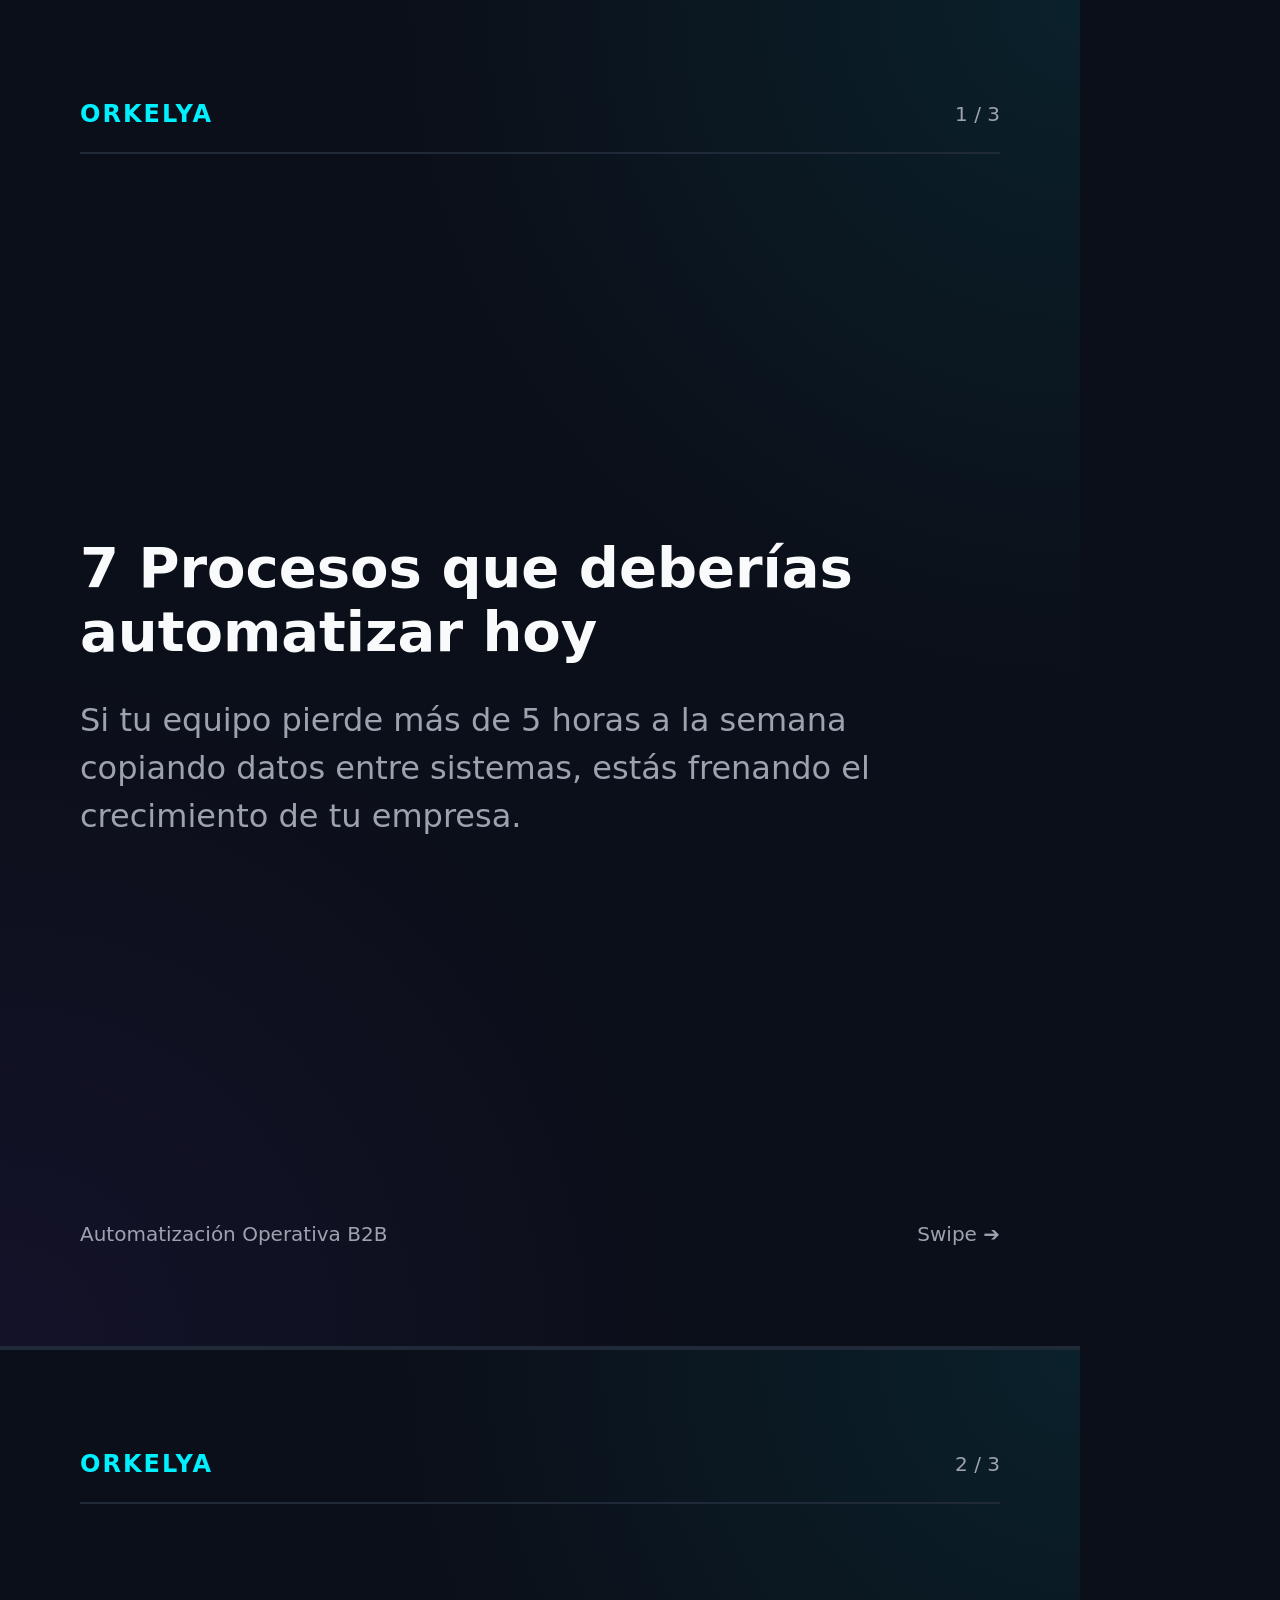
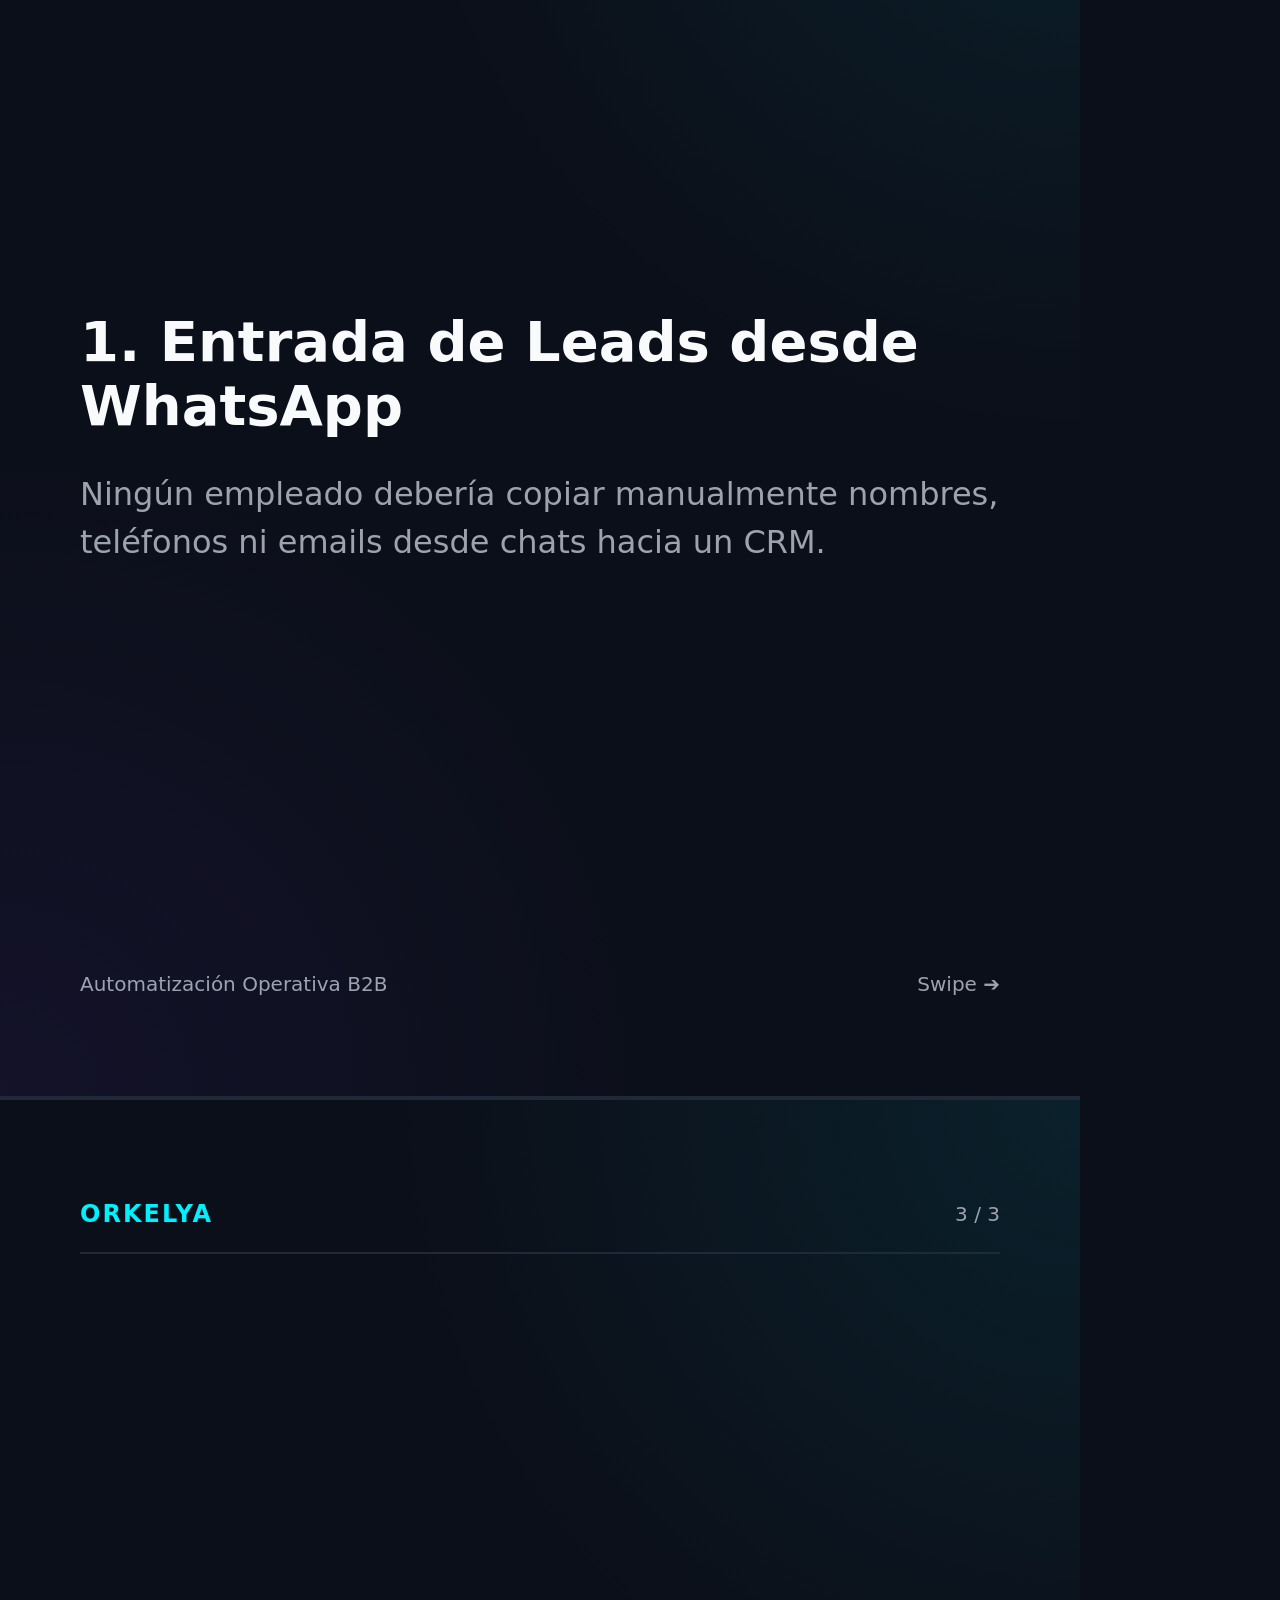
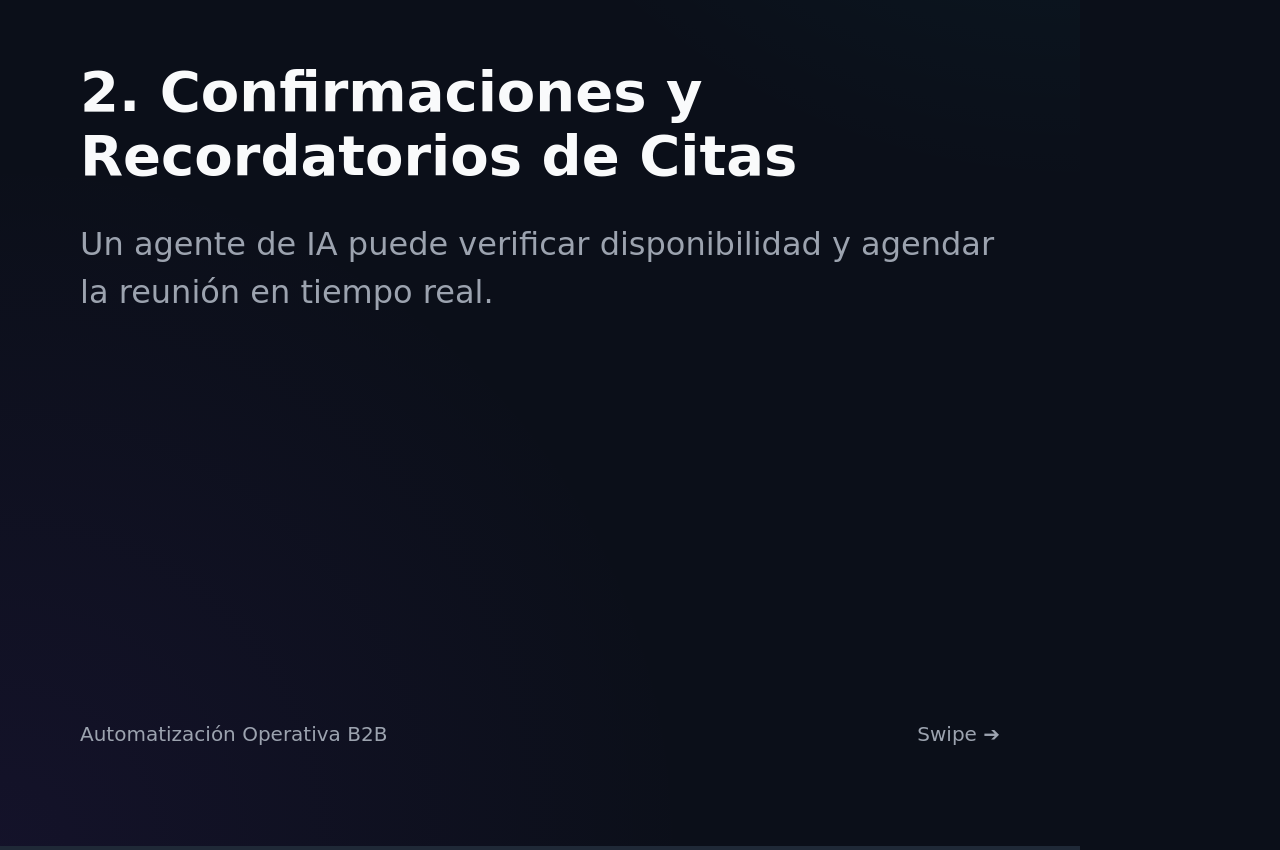
<file: output/test_carousel.html>
<!DOCTYPE html>
        <html>
        <head>
            <meta charset="utf-8">
            <style>
                body {
                    margin: 0;
                    padding: 0;
                    background-color: #0B0F19;
                    font-family: 'Inter', system-ui, -apple-system, sans-serif;
                    color: #F9FAFB;
                }
                .slide {
                    width: 1080px;
                    height: 1350px;
                    box-sizing: border-box;
                    padding: 100px 80px;
                    display: flex;
                    flex-direction: column;
                    justify-content: space-between;
                    background: radial-gradient(circle at top right, rgba(0, 240, 255, 0.08), transparent 40%),
                                radial-gradient(circle at bottom left, rgba(124, 58, 237, 0.08), transparent 40%),
                                #0B0F19;
                    border-bottom: 4px solid #1F2937;
                    page-break-after: always;
                }
                .header {
                    display: flex;
                    justify-content: space-between;
                    align-items: center;
                    border-bottom: 2px solid #1F2937;
                    padding-bottom: 24px;
                }
                .brand {
                    font-size: 24px;
                    font-weight: 800;
                    color: #00F0FF;
                    letter-spacing: 2px;
                }
                .slide-num {
                    font-size: 20px;
                    color: #9CA3AF;
                }
                .content {
                    margin: auto 0;
                }
                .slide-title {
                    font-size: 56px;
                    font-weight: 800;
                    line-height: 1.15;
                    margin-bottom: 32px;
                    color: #F9FAFB;
                }
                .slide-body {
                    font-size: 32px;
                    line-height: 1.5;
                    color: #9CA3AF;
                }
                .footer {
                    display: flex;
                    justify-content: space-between;
                    color: #9CA3AF;
                    font-size: 20px;
                }
            </style>
        </head>
        <body>
        
            <div class="slide">
                <div class="header">
                    <div class="brand">ORKELYA</div>
                    <div class="slide-num">1 / 3</div>
                </div>
                <div class="content">
                    <div class="slide-title">7 Procesos que deberías automatizar hoy</div>
                    <div class="slide-body">Si tu equipo pierde más de 5 horas a la semana copiando datos entre sistemas, estás frenando el crecimiento de tu empresa.</div>
                </div>
                <div class="footer">
                    <div>Automatización Operativa B2B</div>
                    <div>Swipe ➔</div>
                </div>
            </div>
            
            <div class="slide">
                <div class="header">
                    <div class="brand">ORKELYA</div>
                    <div class="slide-num">2 / 3</div>
                </div>
                <div class="content">
                    <div class="slide-title">1. Entrada de Leads desde WhatsApp</div>
                    <div class="slide-body">Ningún empleado debería copiar manualmente nombres, teléfonos ni emails desde chats hacia un CRM.</div>
                </div>
                <div class="footer">
                    <div>Automatización Operativa B2B</div>
                    <div>Swipe ➔</div>
                </div>
            </div>
            
            <div class="slide">
                <div class="header">
                    <div class="brand">ORKELYA</div>
                    <div class="slide-num">3 / 3</div>
                </div>
                <div class="content">
                    <div class="slide-title">2. Confirmaciones y Recordatorios de Citas</div>
                    <div class="slide-body">Un agente de IA puede verificar disponibilidad y agendar la reunión en tiempo real.</div>
                </div>
                <div class="footer">
                    <div>Automatización Operativa B2B</div>
                    <div>Swipe ➔</div>
                </div>
            </div>
            </body></html>
</file>
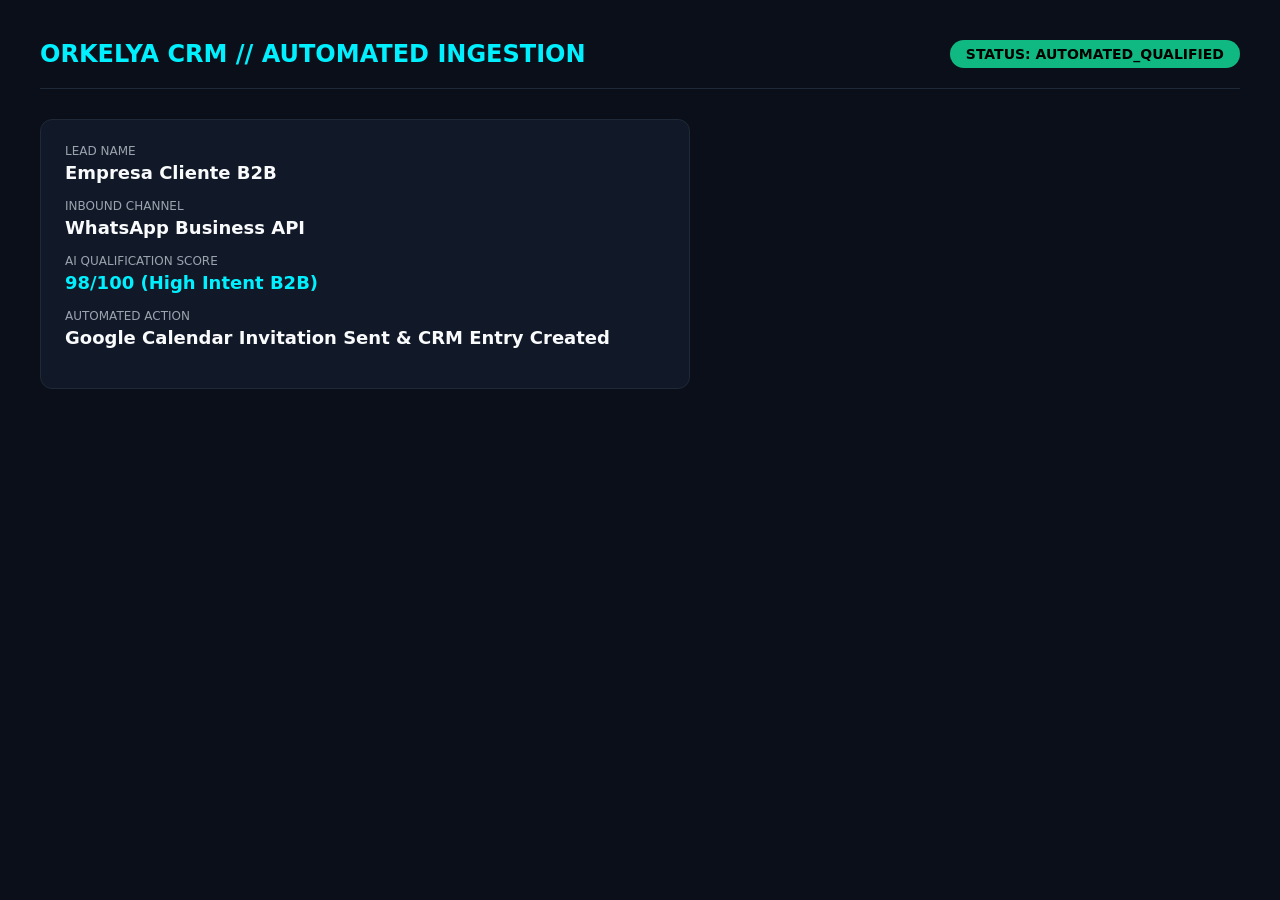
<file: output/assets/0ef8f139-fce2-4ec6-8010-e74ffeb1b417/crm_demo.html>
<!DOCTYPE html>
        <html>
        <head>
            <meta charset="utf-8">
            <title>Orkelya Synthetic CRM Demo</title>
            <style>
                body {
                    margin: 0;
                    background-color: #0B0F19;
                    color: #F9FAFB;
                    font-family: 'Inter', system-ui, sans-serif;
                    padding: 40px;
                }
                .navbar {
                    display: flex;
                    justify-content: space-between;
                    align-items: center;
                    padding-bottom: 20px;
                    border-bottom: 1px solid #1F2937;
                    margin-bottom: 30px;
                }
                .badge {
                    background: #10B981;
                    color: #000;
                    padding: 6px 16px;
                    border-radius: 20px;
                    font-weight: 700;
                    font-size: 14px;
                }
                .card {
                    background: #111827;
                    border: 1px solid #1F2937;
                    border-radius: 12px;
                    padding: 24px;
                    max-width: 600px;
                }
                .field {
                    margin-bottom: 16px;
                }
                .label {
                    color: #9CA3AF;
                    font-size: 12px;
                    text-transform: uppercase;
                    margin-bottom: 4px;
                }
                .val {
                    font-size: 18px;
                    font-weight: 600;
                }
            </style>
        </head>
        <body>
            <div class="navbar">
                <h2 style="color: #00F0FF; margin: 0;">ORKELYA CRM // AUTOMATED INGESTION</h2>
                <div class="badge">STATUS: AUTOMATED_QUALIFIED</div>
            </div>
            <div class="card">
                <div class="field">
                    <div class="label">Lead Name</div>
                    <div class="val">Empresa Cliente B2B</div>
                </div>
                <div class="field">
                    <div class="label">Inbound Channel</div>
                    <div class="val">WhatsApp Business API</div>
                </div>
                <div class="field">
                    <div class="label">AI Qualification Score</div>
                    <div class="val" style="color: #00F0FF;">98/100 (High Intent B2B)</div>
                </div>
                <div class="field">
                    <div class="label">Automated Action</div>
                    <div class="val">Google Calendar Invitation Sent & CRM Entry Created</div>
                </div>
            </div>
        </body>
        </html>
</file>
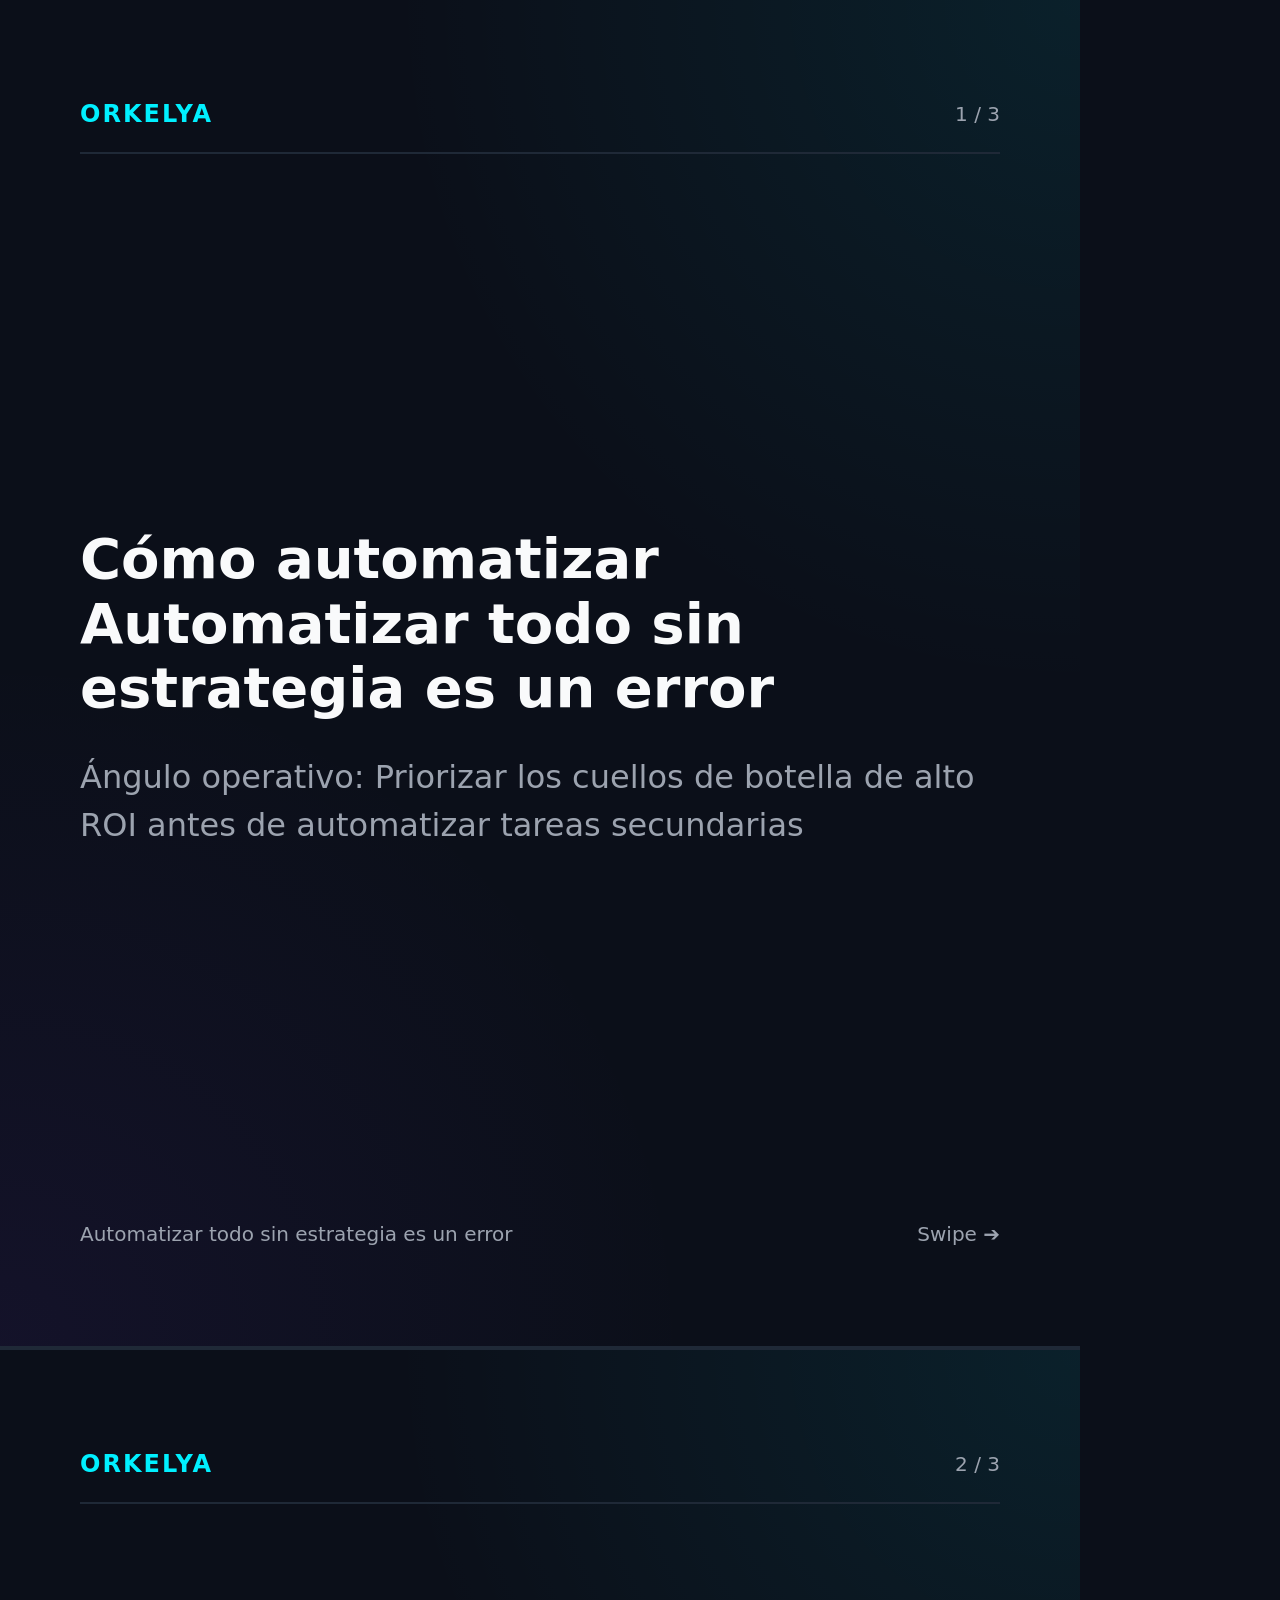
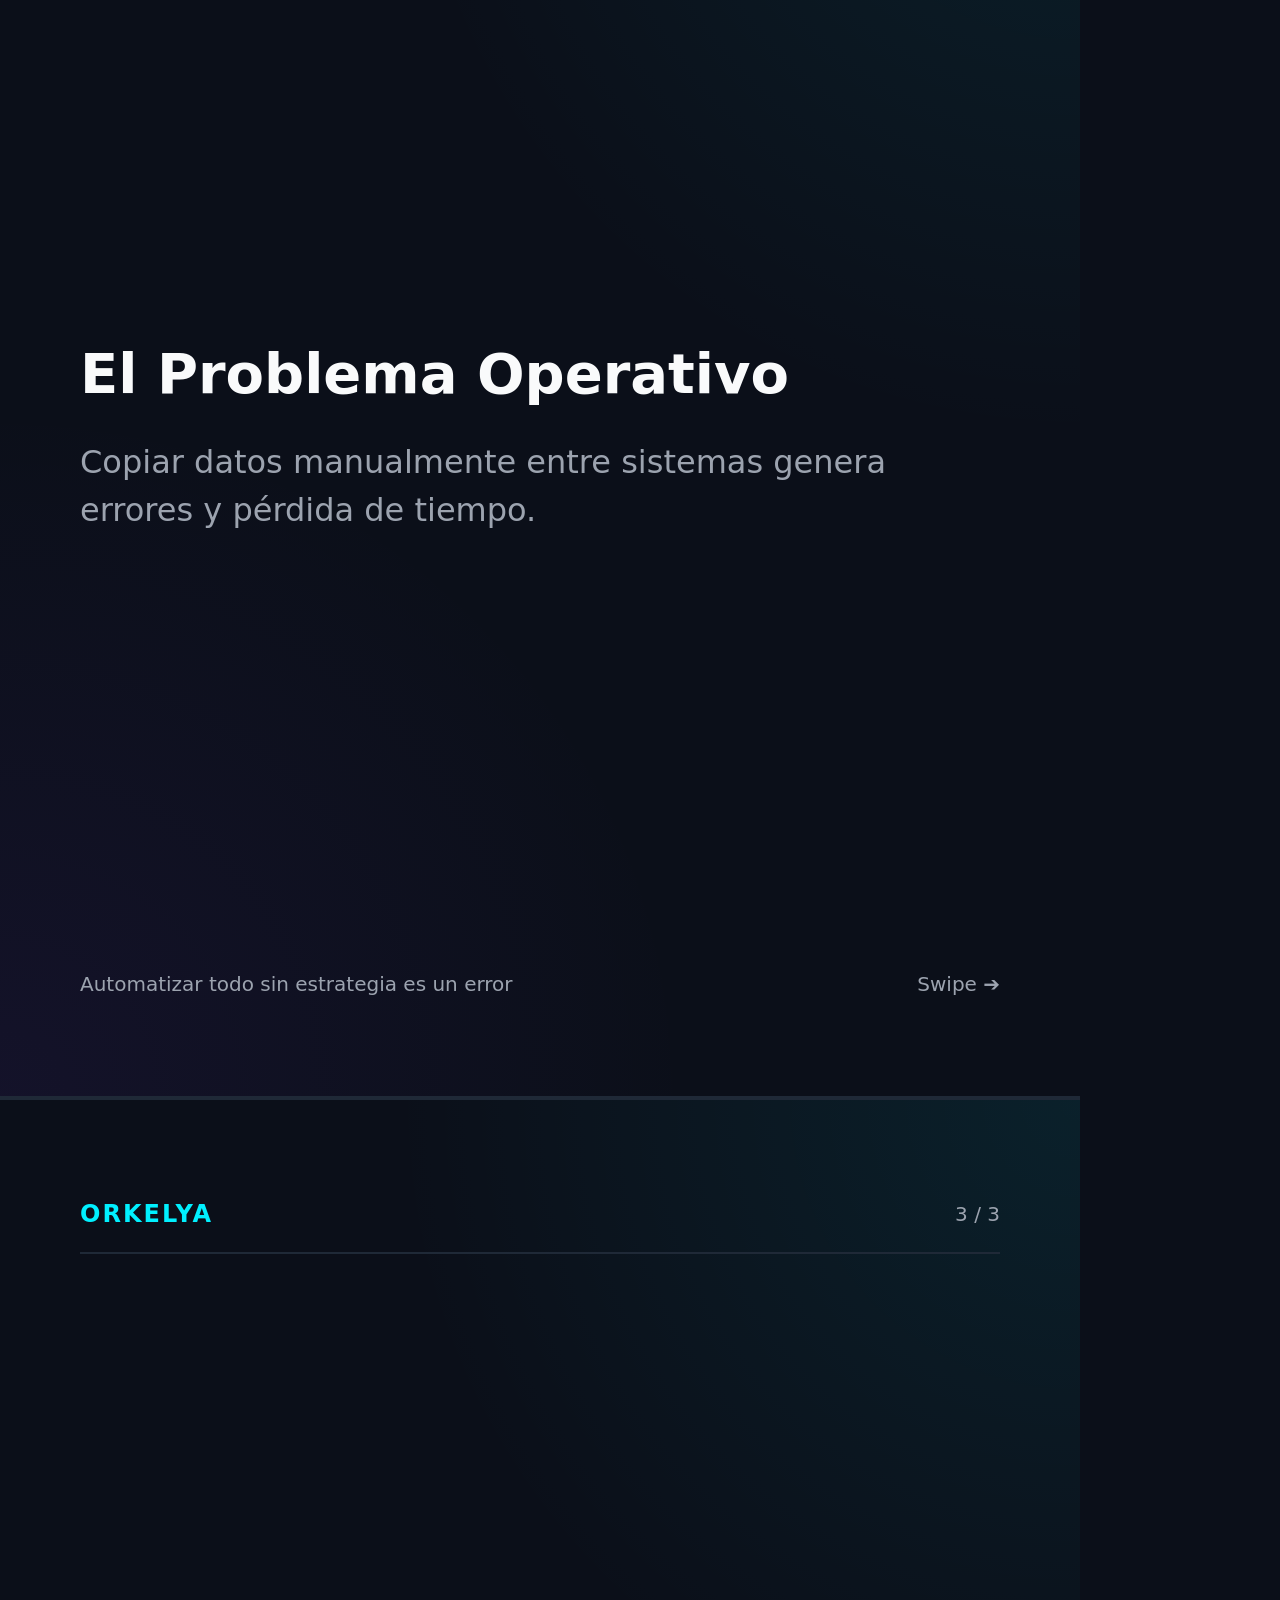
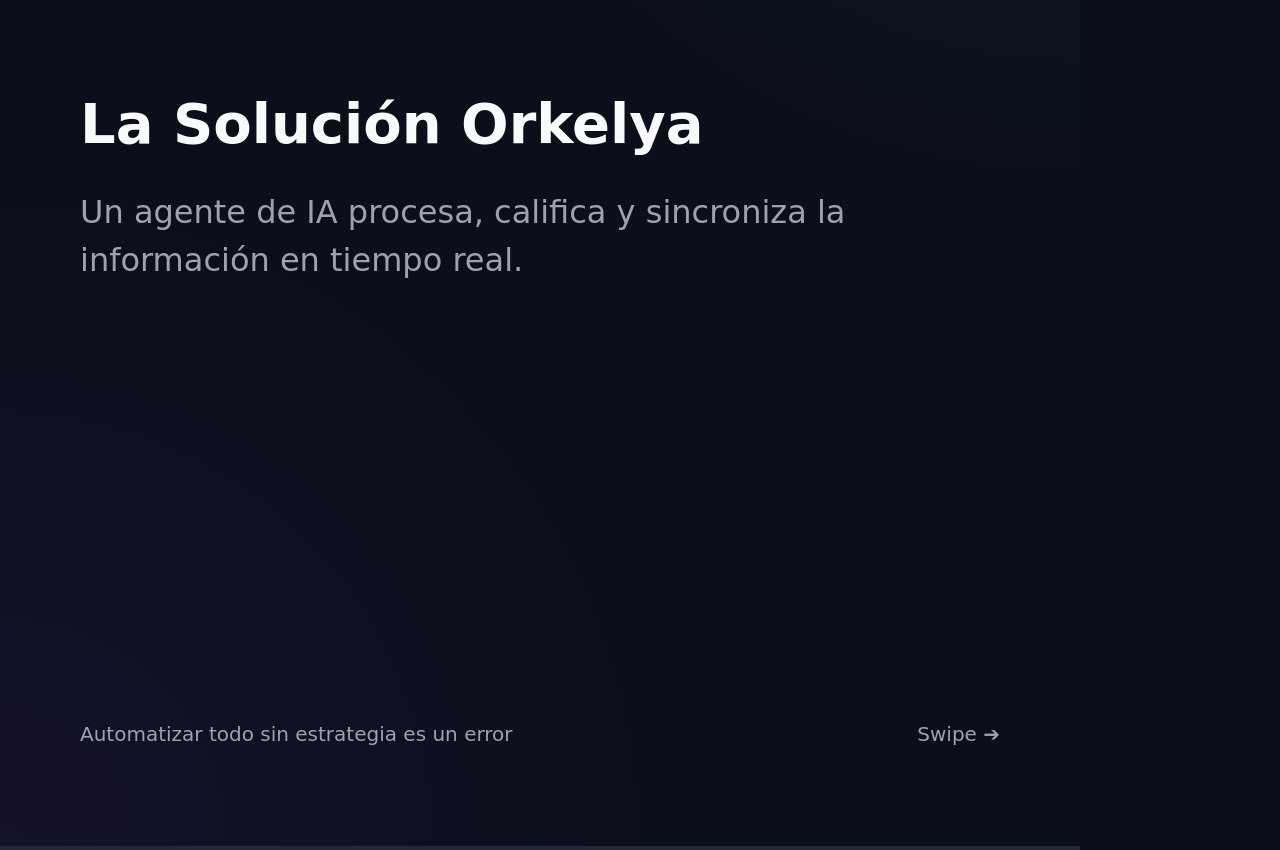
<file: output/assets/1697aa7f-db2f-472b-97a5-060486a57e58/carousel.html>
<!DOCTYPE html>
        <html>
        <head>
            <meta charset="utf-8">
            <style>
                body {
                    margin: 0;
                    padding: 0;
                    background-color: #0B0F19;
                    font-family: 'Inter', system-ui, -apple-system, sans-serif;
                    color: #F9FAFB;
                }
                .slide {
                    width: 1080px;
                    height: 1350px;
                    box-sizing: border-box;
                    padding: 100px 80px;
                    display: flex;
                    flex-direction: column;
                    justify-content: space-between;
                    background: radial-gradient(circle at top right, rgba(0, 240, 255, 0.08), transparent 40%),
                                radial-gradient(circle at bottom left, rgba(124, 58, 237, 0.08), transparent 40%),
                                #0B0F19;
                    border-bottom: 4px solid #1F2937;
                    page-break-after: always;
                }
                .header {
                    display: flex;
                    justify-content: space-between;
                    align-items: center;
                    border-bottom: 2px solid #1F2937;
                    padding-bottom: 24px;
                }
                .brand {
                    font-size: 24px;
                    font-weight: 800;
                    color: #00F0FF;
                    letter-spacing: 2px;
                }
                .slide-num {
                    font-size: 20px;
                    color: #9CA3AF;
                }
                .content {
                    margin: auto 0;
                }
                .slide-title {
                    font-size: 56px;
                    font-weight: 800;
                    line-height: 1.15;
                    margin-bottom: 32px;
                    color: #F9FAFB;
                }
                .slide-body {
                    font-size: 32px;
                    line-height: 1.5;
                    color: #9CA3AF;
                }
                .footer {
                    display: flex;
                    justify-content: space-between;
                    color: #9CA3AF;
                    font-size: 20px;
                }
            </style>
        </head>
        <body>
        
            <div class="slide">
                <div class="header">
                    <div class="brand">ORKELYA</div>
                    <div class="slide-num">1 / 3</div>
                </div>
                <div class="content">
                    <div class="slide-title">Cómo automatizar Automatizar todo sin estrategia es un error</div>
                    <div class="slide-body">Ángulo operativo: Priorizar los cuellos de botella de alto ROI antes de automatizar tareas secundarias</div>
                </div>
                <div class="footer">
                    <div>Automatizar todo sin estrategia es un error</div>
                    <div>Swipe ➔</div>
                </div>
            </div>
            
            <div class="slide">
                <div class="header">
                    <div class="brand">ORKELYA</div>
                    <div class="slide-num">2 / 3</div>
                </div>
                <div class="content">
                    <div class="slide-title">El Problema Operativo</div>
                    <div class="slide-body">Copiar datos manualmente entre sistemas genera errores y pérdida de tiempo.</div>
                </div>
                <div class="footer">
                    <div>Automatizar todo sin estrategia es un error</div>
                    <div>Swipe ➔</div>
                </div>
            </div>
            
            <div class="slide">
                <div class="header">
                    <div class="brand">ORKELYA</div>
                    <div class="slide-num">3 / 3</div>
                </div>
                <div class="content">
                    <div class="slide-title">La Solución Orkelya</div>
                    <div class="slide-body">Un agente de IA procesa, califica y sincroniza la información en tiempo real.</div>
                </div>
                <div class="footer">
                    <div>Automatizar todo sin estrategia es un error</div>
                    <div>Swipe ➔</div>
                </div>
            </div>
            </body></html>
</file>
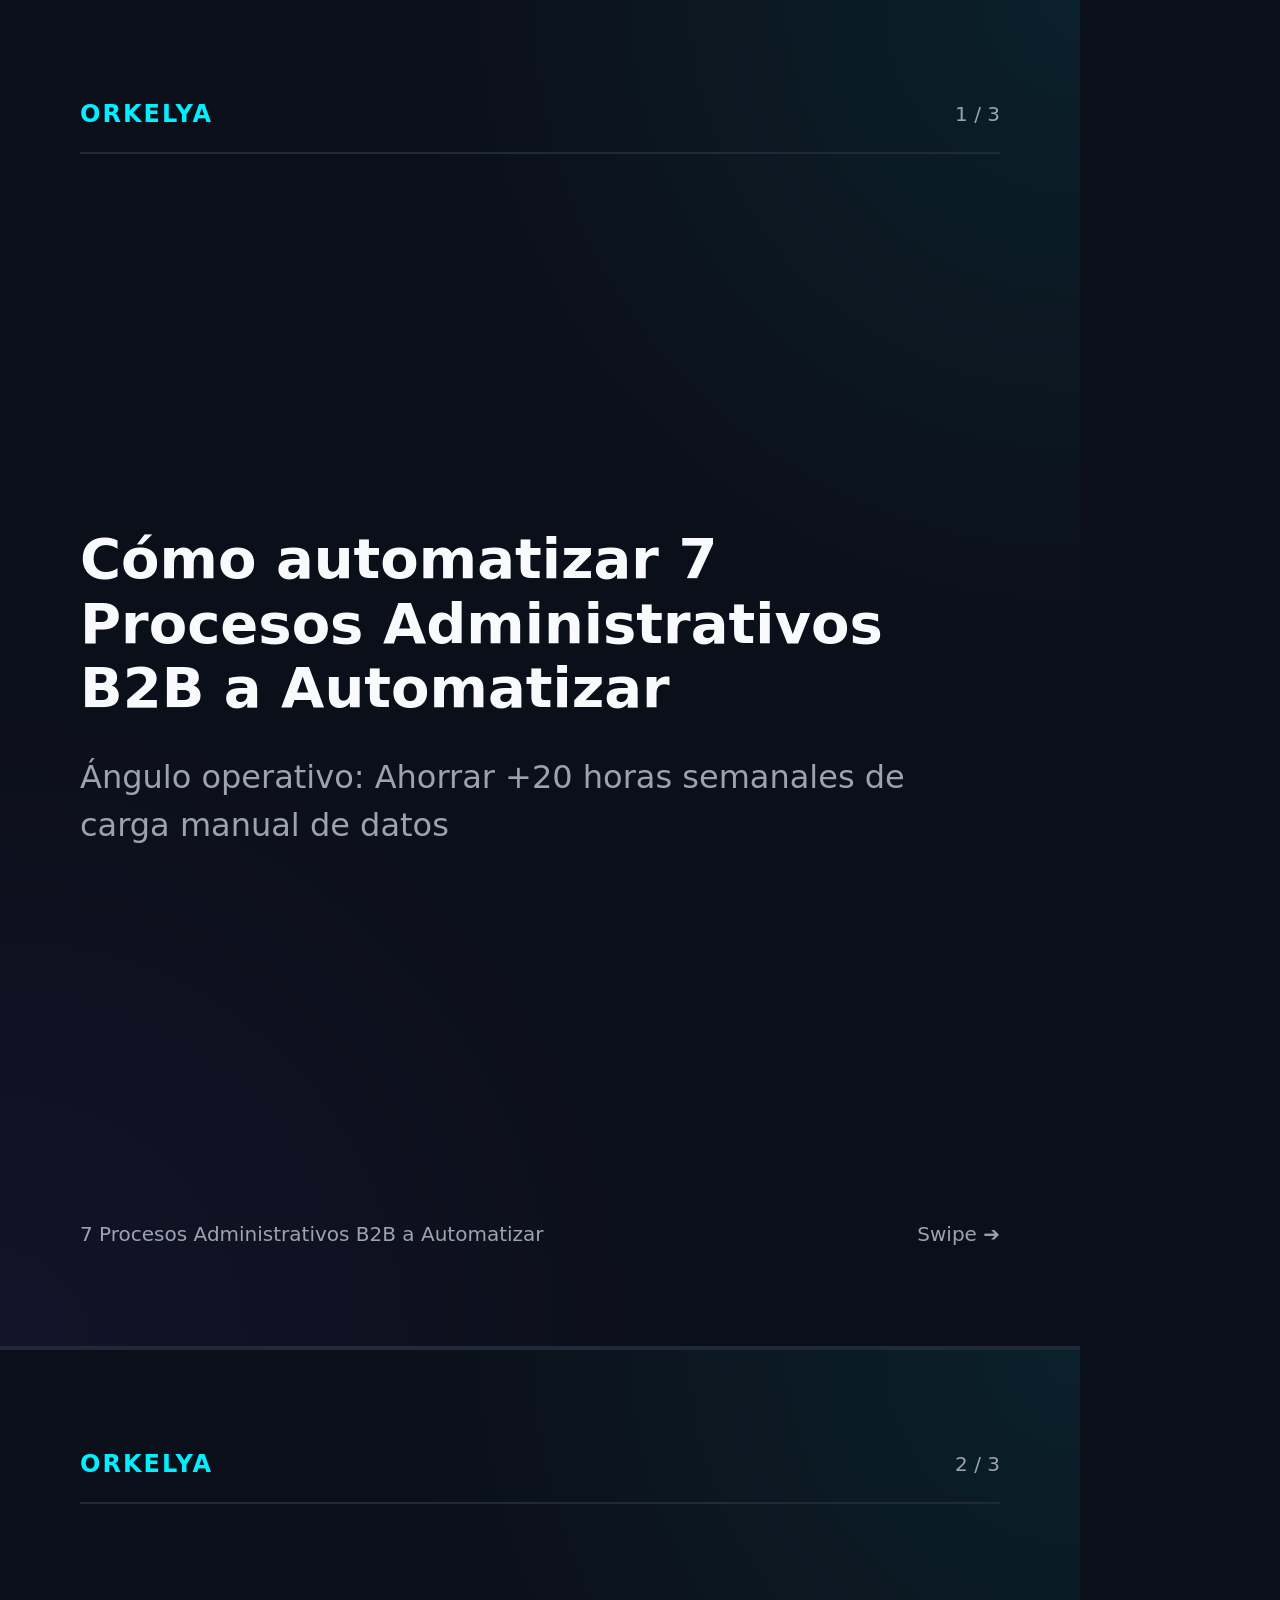
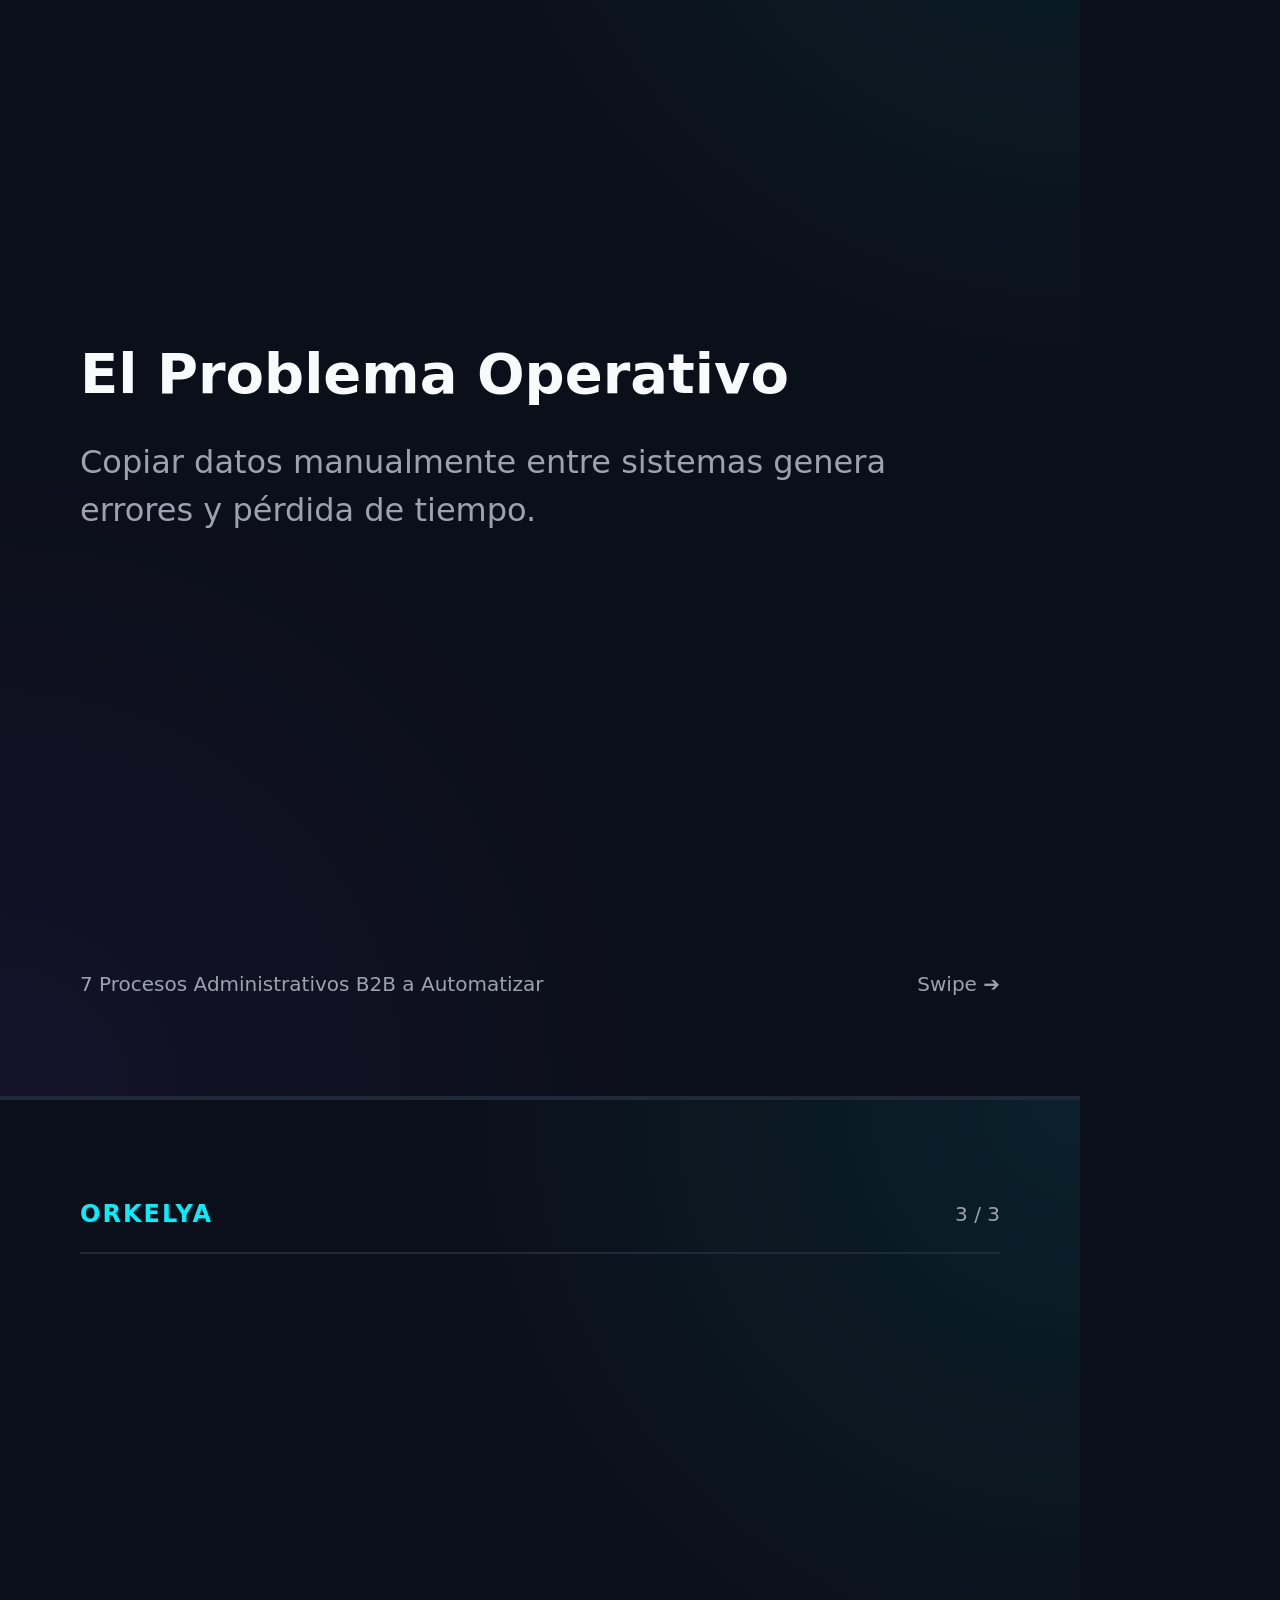
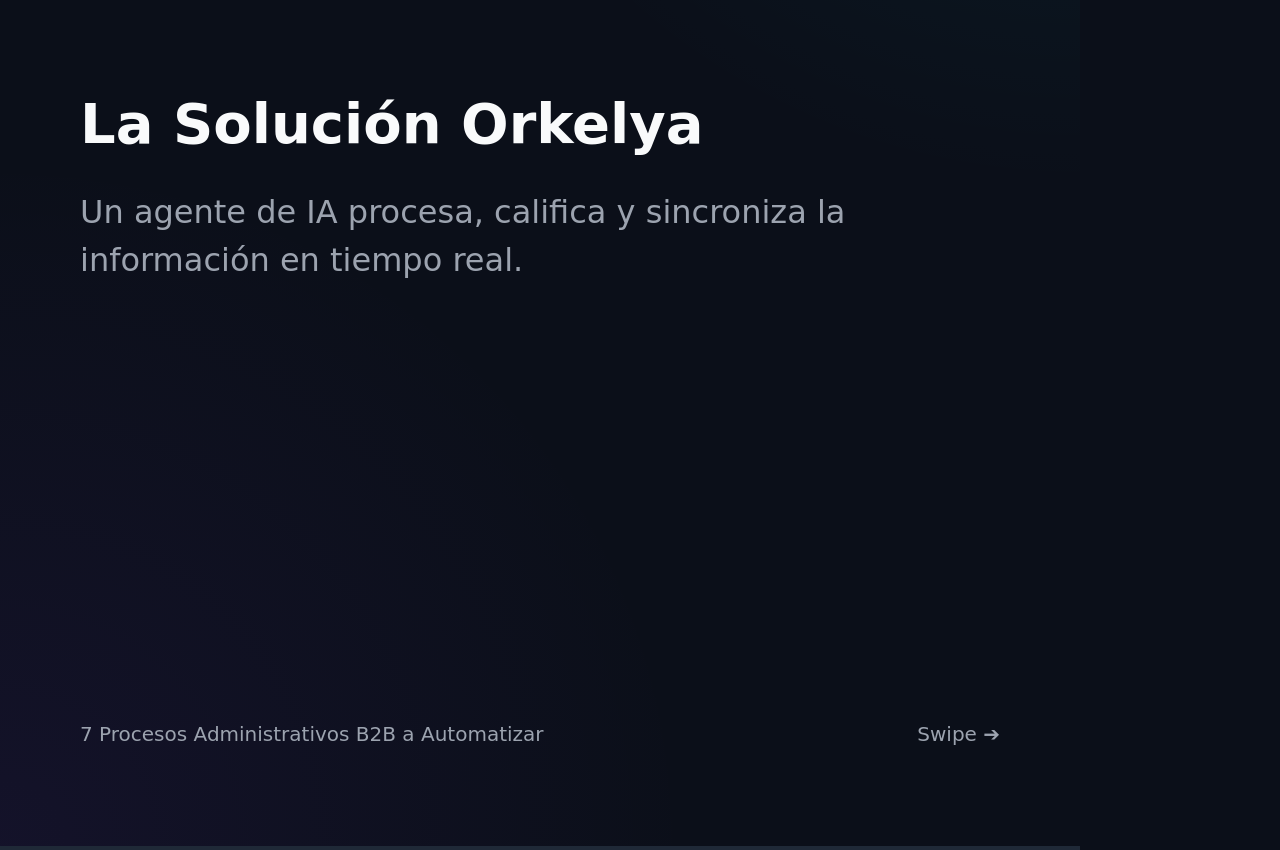
<file: output/assets/8e92210d-1226-4dfc-bdb0-e69bd9a27969/carousel.html>
<!DOCTYPE html>
        <html>
        <head>
            <meta charset="utf-8">
            <style>
                body {
                    margin: 0;
                    padding: 0;
                    background-color: #0B0F19;
                    font-family: 'Inter', system-ui, -apple-system, sans-serif;
                    color: #F9FAFB;
                }
                .slide {
                    width: 1080px;
                    height: 1350px;
                    box-sizing: border-box;
                    padding: 100px 80px;
                    display: flex;
                    flex-direction: column;
                    justify-content: space-between;
                    background: radial-gradient(circle at top right, rgba(0, 240, 255, 0.08), transparent 40%),
                                radial-gradient(circle at bottom left, rgba(124, 58, 237, 0.08), transparent 40%),
                                #0B0F19;
                    border-bottom: 4px solid #1F2937;
                    page-break-after: always;
                }
                .header {
                    display: flex;
                    justify-content: space-between;
                    align-items: center;
                    border-bottom: 2px solid #1F2937;
                    padding-bottom: 24px;
                }
                .brand {
                    font-size: 24px;
                    font-weight: 800;
                    color: #00F0FF;
                    letter-spacing: 2px;
                }
                .slide-num {
                    font-size: 20px;
                    color: #9CA3AF;
                }
                .content {
                    margin: auto 0;
                }
                .slide-title {
                    font-size: 56px;
                    font-weight: 800;
                    line-height: 1.15;
                    margin-bottom: 32px;
                    color: #F9FAFB;
                }
                .slide-body {
                    font-size: 32px;
                    line-height: 1.5;
                    color: #9CA3AF;
                }
                .footer {
                    display: flex;
                    justify-content: space-between;
                    color: #9CA3AF;
                    font-size: 20px;
                }
            </style>
        </head>
        <body>
        
            <div class="slide">
                <div class="header">
                    <div class="brand">ORKELYA</div>
                    <div class="slide-num">1 / 3</div>
                </div>
                <div class="content">
                    <div class="slide-title">Cómo automatizar 7 Procesos Administrativos B2B a Automatizar</div>
                    <div class="slide-body">Ángulo operativo: Ahorrar +20 horas semanales de carga manual de datos</div>
                </div>
                <div class="footer">
                    <div>7 Procesos Administrativos B2B a Automatizar</div>
                    <div>Swipe ➔</div>
                </div>
            </div>
            
            <div class="slide">
                <div class="header">
                    <div class="brand">ORKELYA</div>
                    <div class="slide-num">2 / 3</div>
                </div>
                <div class="content">
                    <div class="slide-title">El Problema Operativo</div>
                    <div class="slide-body">Copiar datos manualmente entre sistemas genera errores y pérdida de tiempo.</div>
                </div>
                <div class="footer">
                    <div>7 Procesos Administrativos B2B a Automatizar</div>
                    <div>Swipe ➔</div>
                </div>
            </div>
            
            <div class="slide">
                <div class="header">
                    <div class="brand">ORKELYA</div>
                    <div class="slide-num">3 / 3</div>
                </div>
                <div class="content">
                    <div class="slide-title">La Solución Orkelya</div>
                    <div class="slide-body">Un agente de IA procesa, califica y sincroniza la información en tiempo real.</div>
                </div>
                <div class="footer">
                    <div>7 Procesos Administrativos B2B a Automatizar</div>
                    <div>Swipe ➔</div>
                </div>
            </div>
            </body></html>
</file>
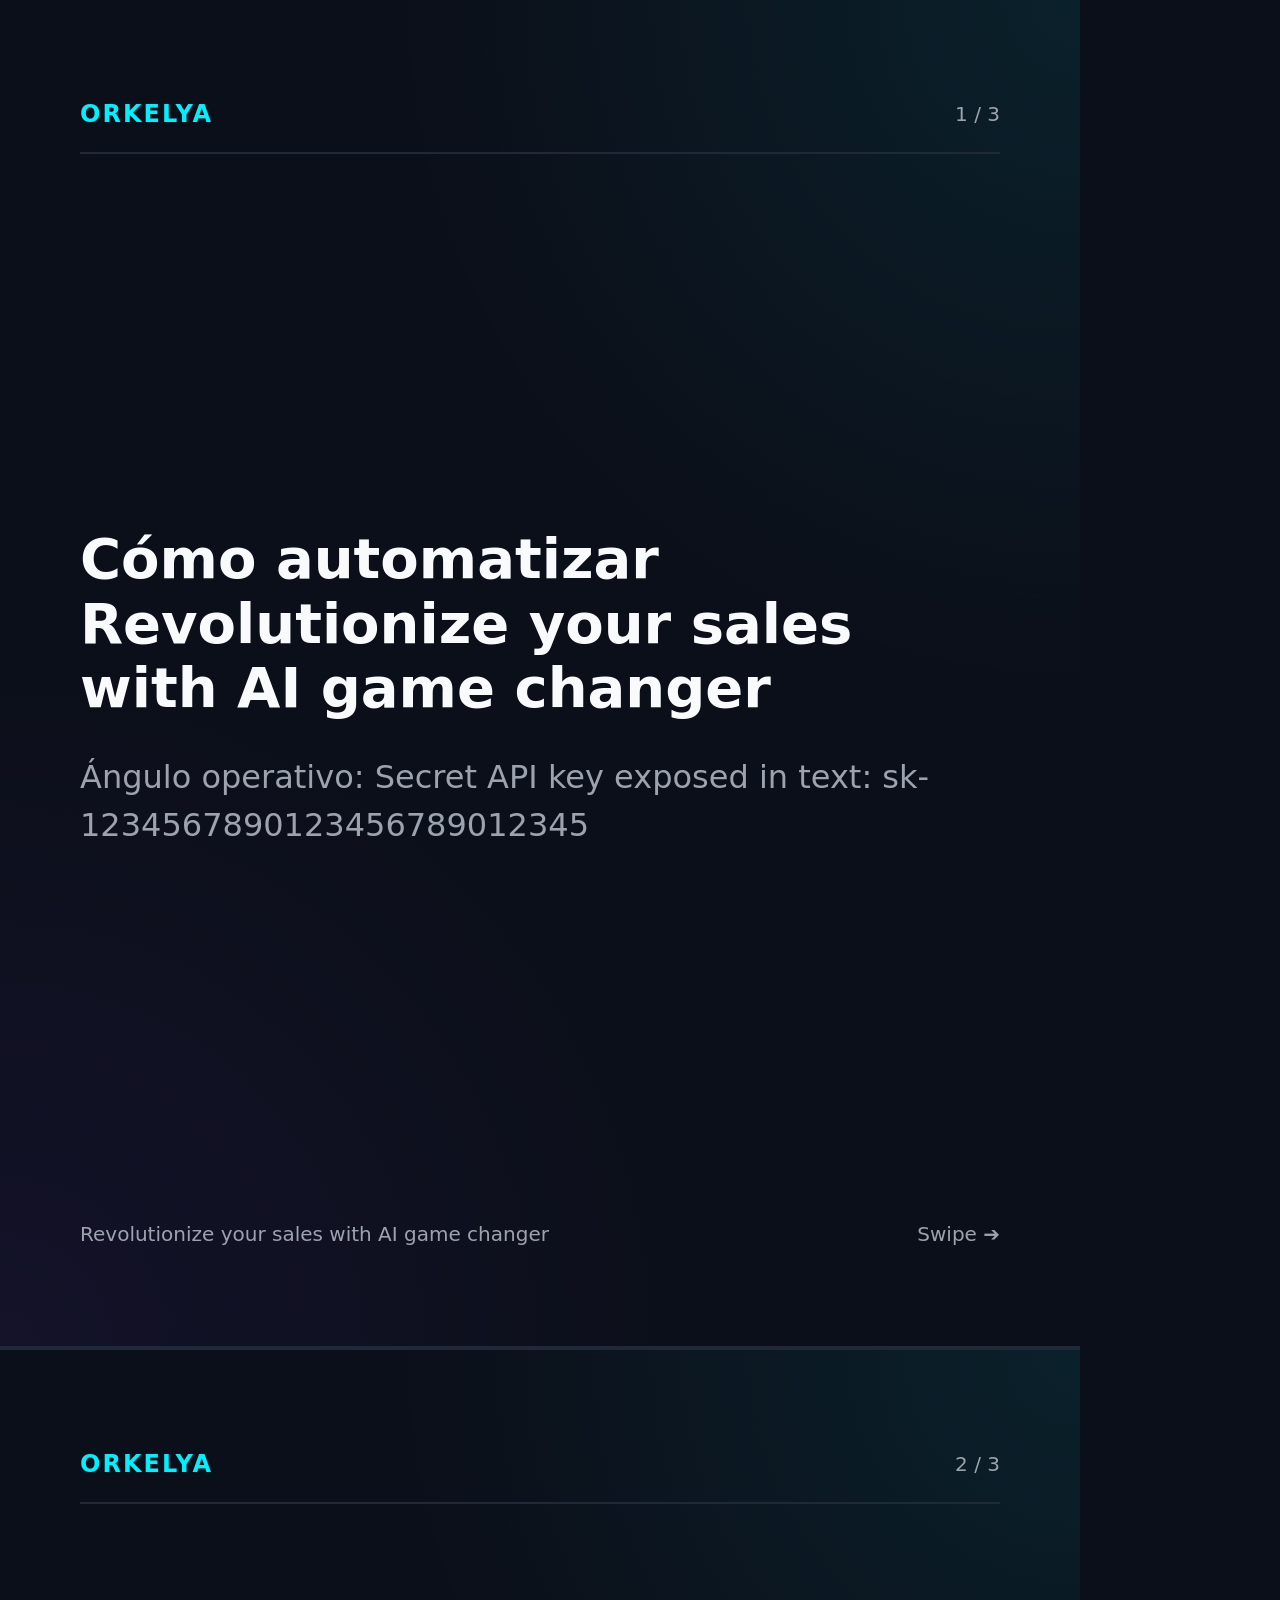
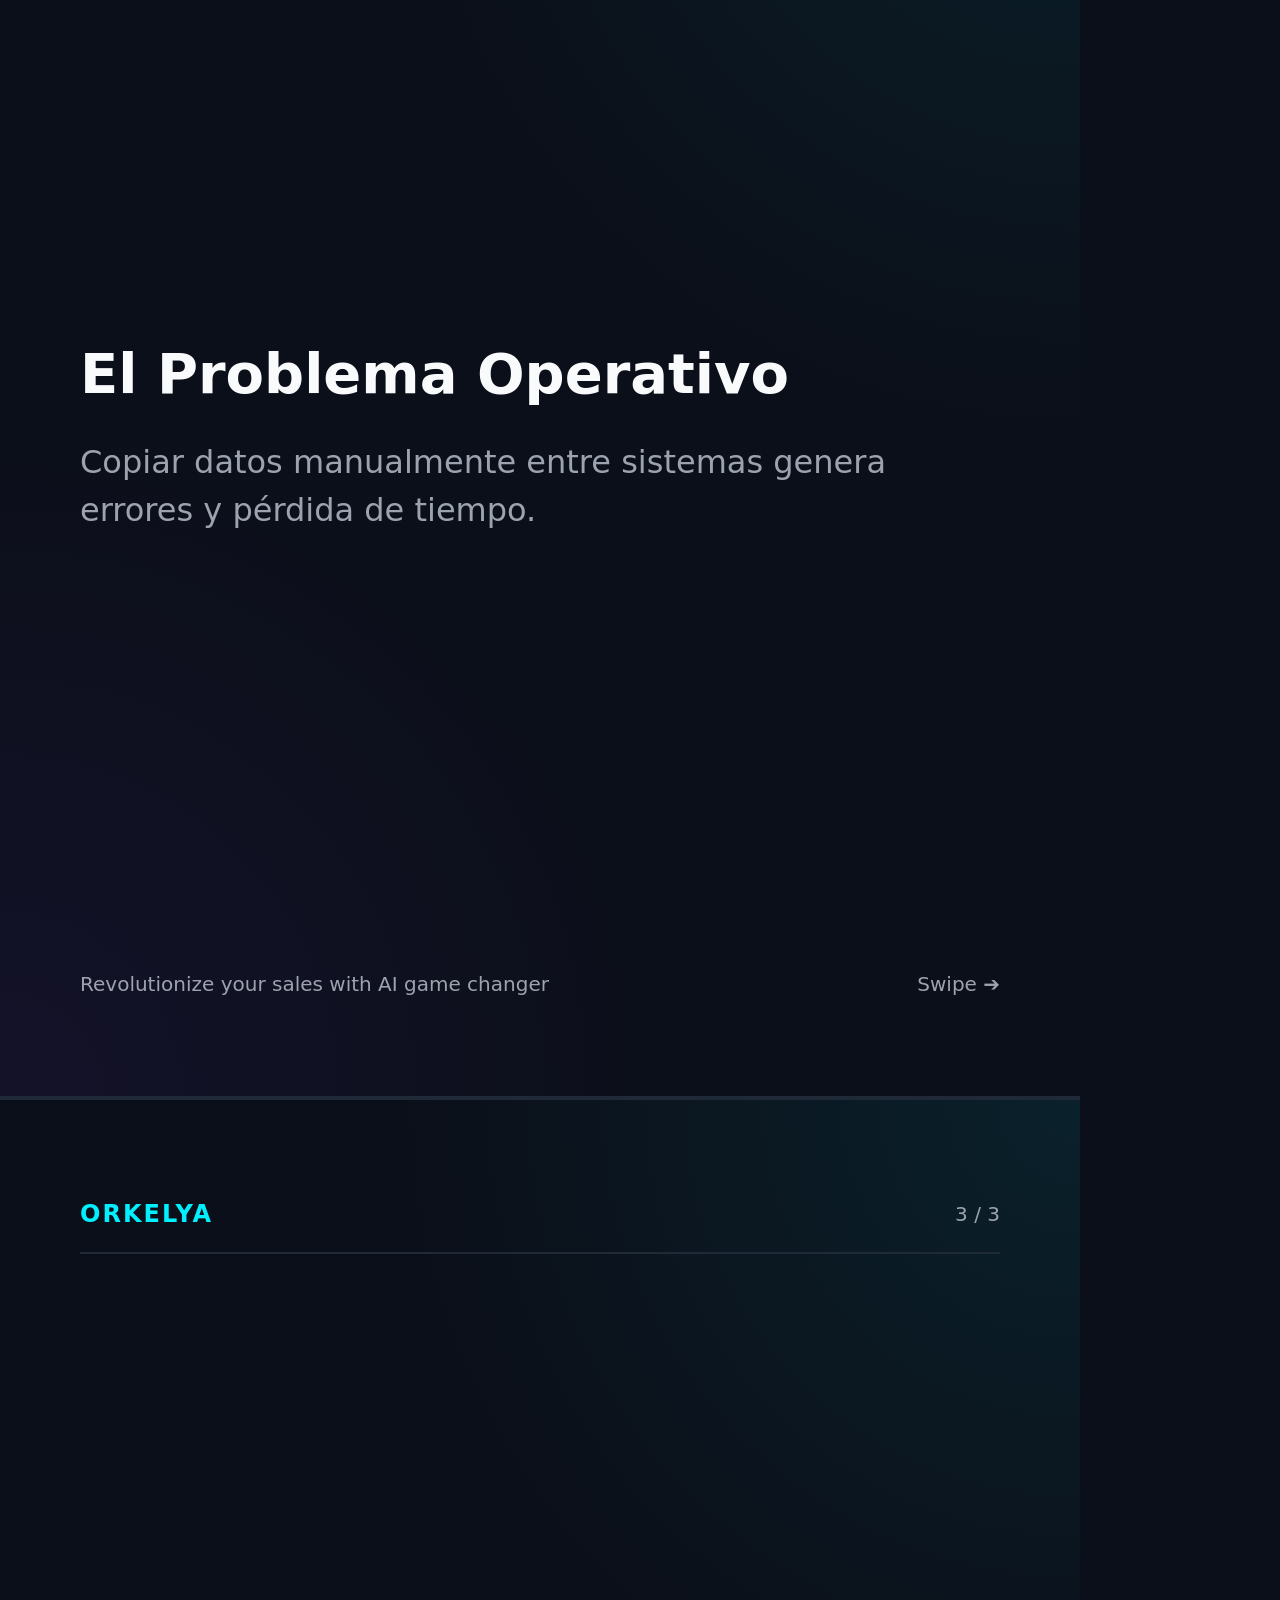
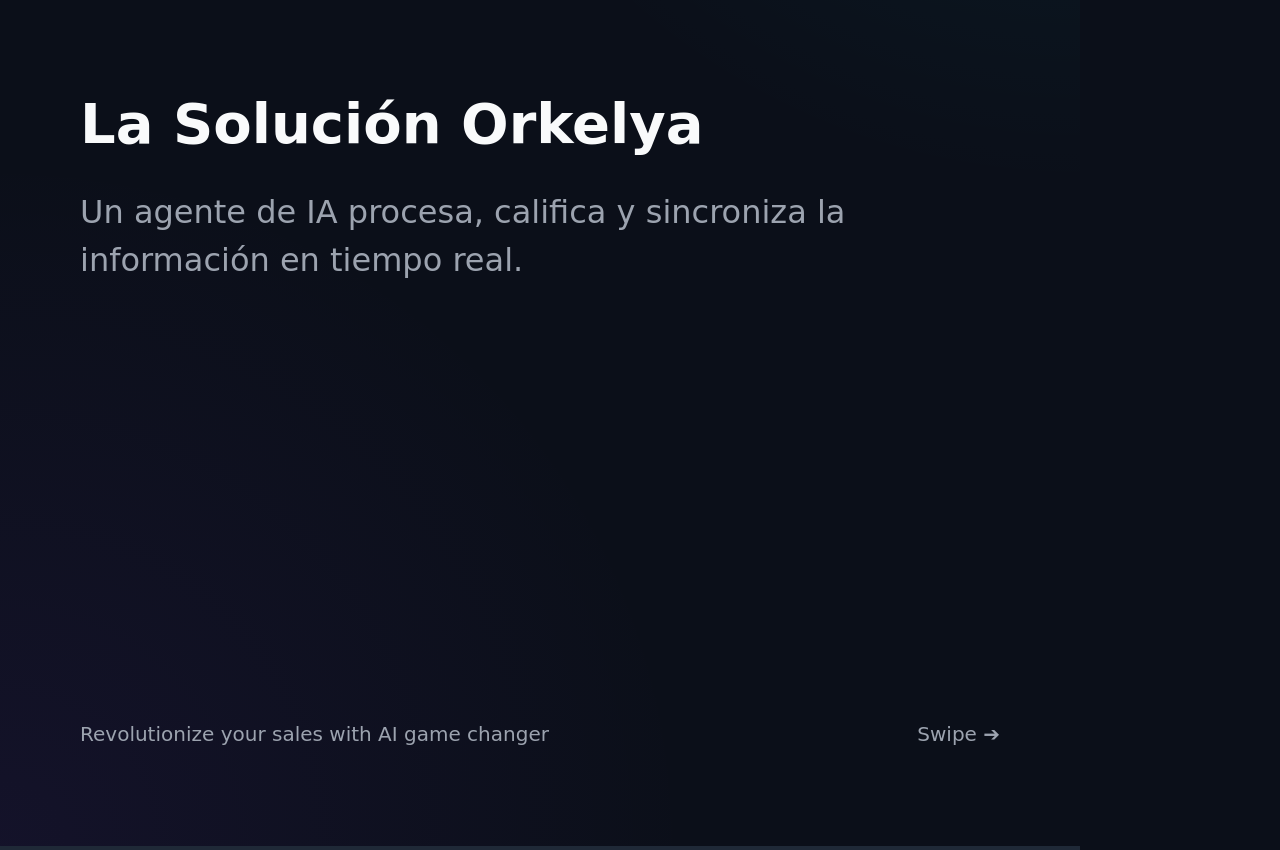
<file: output/assets/d4bf58e2-0e8f-48de-8637-b33d48b321dc/carousel.html>
<!DOCTYPE html>
        <html>
        <head>
            <meta charset="utf-8">
            <style>
                body {
                    margin: 0;
                    padding: 0;
                    background-color: #0B0F19;
                    font-family: 'Inter', system-ui, -apple-system, sans-serif;
                    color: #F9FAFB;
                }
                .slide {
                    width: 1080px;
                    height: 1350px;
                    box-sizing: border-box;
                    padding: 100px 80px;
                    display: flex;
                    flex-direction: column;
                    justify-content: space-between;
                    background: radial-gradient(circle at top right, rgba(0, 240, 255, 0.08), transparent 40%),
                                radial-gradient(circle at bottom left, rgba(124, 58, 237, 0.08), transparent 40%),
                                #0B0F19;
                    border-bottom: 4px solid #1F2937;
                    page-break-after: always;
                }
                .header {
                    display: flex;
                    justify-content: space-between;
                    align-items: center;
                    border-bottom: 2px solid #1F2937;
                    padding-bottom: 24px;
                }
                .brand {
                    font-size: 24px;
                    font-weight: 800;
                    color: #00F0FF;
                    letter-spacing: 2px;
                }
                .slide-num {
                    font-size: 20px;
                    color: #9CA3AF;
                }
                .content {
                    margin: auto 0;
                }
                .slide-title {
                    font-size: 56px;
                    font-weight: 800;
                    line-height: 1.15;
                    margin-bottom: 32px;
                    color: #F9FAFB;
                }
                .slide-body {
                    font-size: 32px;
                    line-height: 1.5;
                    color: #9CA3AF;
                }
                .footer {
                    display: flex;
                    justify-content: space-between;
                    color: #9CA3AF;
                    font-size: 20px;
                }
            </style>
        </head>
        <body>
        
            <div class="slide">
                <div class="header">
                    <div class="brand">ORKELYA</div>
                    <div class="slide-num">1 / 3</div>
                </div>
                <div class="content">
                    <div class="slide-title">Cómo automatizar Revolutionize your sales with AI game changer</div>
                    <div class="slide-body">Ángulo operativo: Secret API key exposed in text: sk-1234567890123456789012345</div>
                </div>
                <div class="footer">
                    <div>Revolutionize your sales with AI game changer</div>
                    <div>Swipe ➔</div>
                </div>
            </div>
            
            <div class="slide">
                <div class="header">
                    <div class="brand">ORKELYA</div>
                    <div class="slide-num">2 / 3</div>
                </div>
                <div class="content">
                    <div class="slide-title">El Problema Operativo</div>
                    <div class="slide-body">Copiar datos manualmente entre sistemas genera errores y pérdida de tiempo.</div>
                </div>
                <div class="footer">
                    <div>Revolutionize your sales with AI game changer</div>
                    <div>Swipe ➔</div>
                </div>
            </div>
            
            <div class="slide">
                <div class="header">
                    <div class="brand">ORKELYA</div>
                    <div class="slide-num">3 / 3</div>
                </div>
                <div class="content">
                    <div class="slide-title">La Solución Orkelya</div>
                    <div class="slide-body">Un agente de IA procesa, califica y sincroniza la información en tiempo real.</div>
                </div>
                <div class="footer">
                    <div>Revolutionize your sales with AI game changer</div>
                    <div>Swipe ➔</div>
                </div>
            </div>
            </body></html>
</file>
